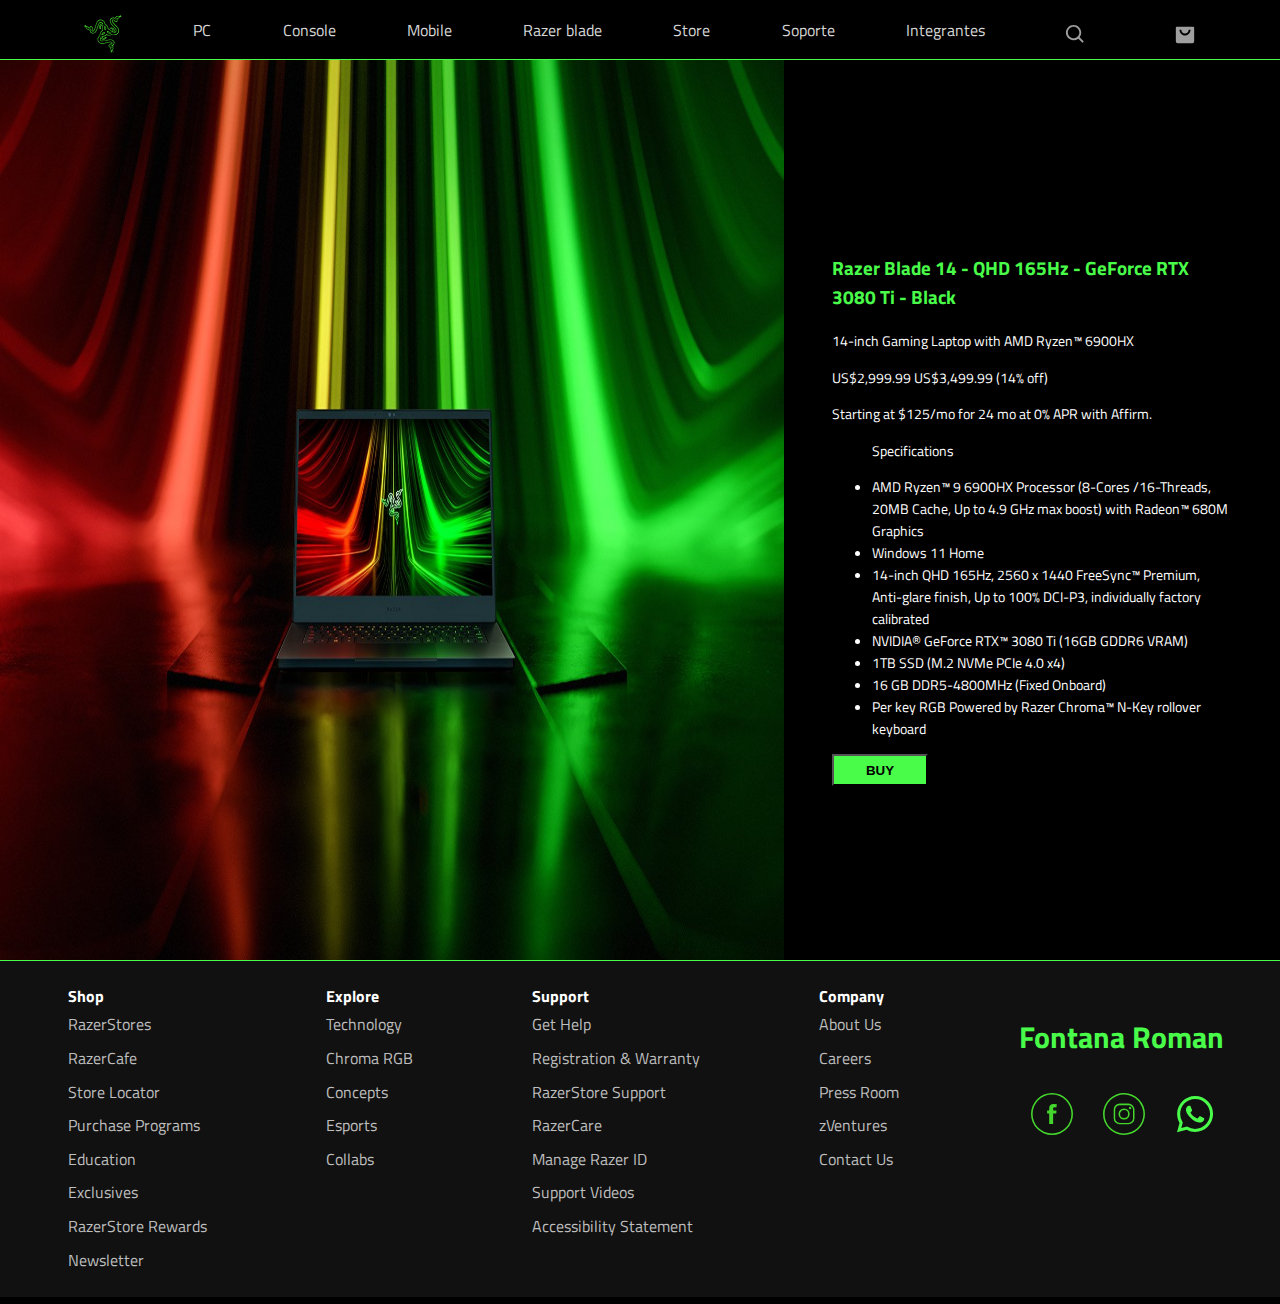
<file: compra.html>
<!DOCTYPE html>
<html lang="en">
<head>
    <meta charset="UTF-8">
    <meta http-equiv="X-UA-Compatible" content="IE=edge">
    <meta name="viewport" content="width=device-width, initial-scale=1.0">
    <link rel="stylesheet" href="styles/styleCompra.css">
    <title>Compra</title>
    <link rel="icon" href="modal/modal.ico">
</head>
<body>
    <!-- menu desplegable -->
    <div class="openResponsive">
        <div class="contentMenu">
            <div class="linea1 "></div>
            <div class="linea2"></div>
            <div class="linea3"></div>
        </div>
        <!-- imagen del menu desplegable -->
        <li class="header__li"><img src="./imagenes/razer-ths-logo.svg" alt="RazerLogo" class="header__li__img__logo"></li>
    </div>
    <!-- header max -->
    <header class="header">
        <nav class="header__nav">
            <ul class="header__ul">
                <li class="header__li"><img src="./imagenes/razer-ths-logo.svg" alt="RazerLogo" class="header__li__img__logo"></li>
                <li class="header__li"><a href="pc.html">PC</a></li>
                <li class="header__li"><a href="console.html">Console</a></li>
                <li class="header__li"><a href="mobile.html">Mobile</a></li>
                <li class="header__li"><a href="index.html">Razer blade</a></li>
                <li class="header__li"><a href="store.html">Store</a></li>
                <li class="header__li"><a href="support.html">Soporte</a></li>
                <li class="header__li"><a href="integrantes.html">Integrantes</a></li>
                <li class="header__li"><img src="./imagenes/busqueda.svg" alt="busqueda" class="header__li__img"></li>
                <li class="header__li"><img src="./imagenes/bolso-carrito.svg" alt="bolsoCompra" class="header__li__img"></li>
            </ul>
        </nav>
    </header>
    <!-- presentacion del producto y especificiones -->
    <section id="contendioCompleto">
        <!-- imagen del producto -->
        <div class="contenidoImg">
            <img src="imagenesCompraNeek/img2.jpg" alt="">
        </div>
        <!-- titulo precio y extra -->
        <div class="contenedorInfo">
            <h3>Razer Blade 14 - QHD 165Hz - GeForce RTX 3080 Ti - Black</h3>
            <p>14-inch Gaming Laptop with AMD Ryzen™ 6900HX </p>
            <p>US$2,999.99 US$3,499.99 (14% off)</p>
            <p>Starting at $125/mo for 24 mo at 0% APR with Affirm.</p>
            <!-- especificaciones -->
            <div class="contedorUl">
                <ul>
                    <p>Specifications</p>
                    <li>AMD Ryzen™ 9 6900HX Processor (8-Cores /16-Threads, 20MB Cache, Up to 4.9 GHz max boost) with Radeon™ 680M Graphics</li>
                    <li>Windows 11 Home</li>
                    <li>14-inch QHD 165Hz, 2560 x 1440
                        FreeSync™ Premium, Anti-glare finish, Up to 100% DCI-P3, individually factory calibrated</li>
                    <li>NVIDIA® GeForce RTX™ 3080 Ti (16GB GDDR6 VRAM)</li>
                    <li>1TB SSD (M.2 NVMe PCIe 4.0 x4)</li>
                    <li>16 GB DDR5-4800MHz (Fixed Onboard)</li>
                    <li>Per key RGB Powered by Razer Chroma™ N-Key rollover keyboard</li>
                </ul>
            </div>
            <a href="descargableCompra/Doc1.docx" download><button>BUY</button></a>
        </div>
    </section>
    <!-- footer -->
    <footer>
        <div class="footer__content">
            <div>Shop</div>
            <a href="">RazerStores</a>
            <a href="">RazerCafe</a>
            <a href="">Store Locator</a>
            <a href="">Purchase Programs</a>
            <a href="">Education</a>
            <a href="">Exclusives</a>
            <a href="">RazerStore Rewards</a>
            <a href="">Newsletter</a>
        </div>
        <div class="footer__content">
            <div>Explore</div>
            <a href="">Technology</a>
            <a href="">Chroma RGB</a>
            <a href="">Concepts</a>
            <a href="">Esports</a>
            <a href="">Collabs</a>
        </div>
        <div class="footer__content">
            <div>Support</div>
            <a href="">Get Help</a>
            <a href="">Registration & Warranty</a>
            <a href="">RazerStore Support</a>
            <a href="">RazerCare</a>
            <a href="">Manage Razer ID</a>
            <a href="">Support Videos</a>
            <a href="">Accessibility Statement</a>
        </div>
        <div class="footer__content">
            <div>Company</div>
            <a href="">About Us</a>
            <a href="">Careers</a>
            <a href="">Press Room</a>
            <a href="">zVentures</a>
            <a href="">Contact Us</a>
        </div>
        <div class="footer__content">
            <h3>Fontana Roman</h3>
            <div class="contentImgRedes">
                <a href="https://www.instagram.com/fontana_ys/"><img src="imagenes/facebook.svg" alt=""></a>
                <a href="https://www.instagram.com/fontana_ys/"><img src="imagenes/instagram.svg" alt=""></a>
                <a href="https://api.whatsapp.com/send?phone=543364186434&text=Hola%2C+quiero+saber+como+seria+para+contratar+tus+servicios+de+desarrollador+web."><img src="imagenes/whap.svg" alt=""></a>
            </div>
        </div>
    </footer>
    <script src="Javascript/scripMenu.js"></script>
</body>
</html>
</file>
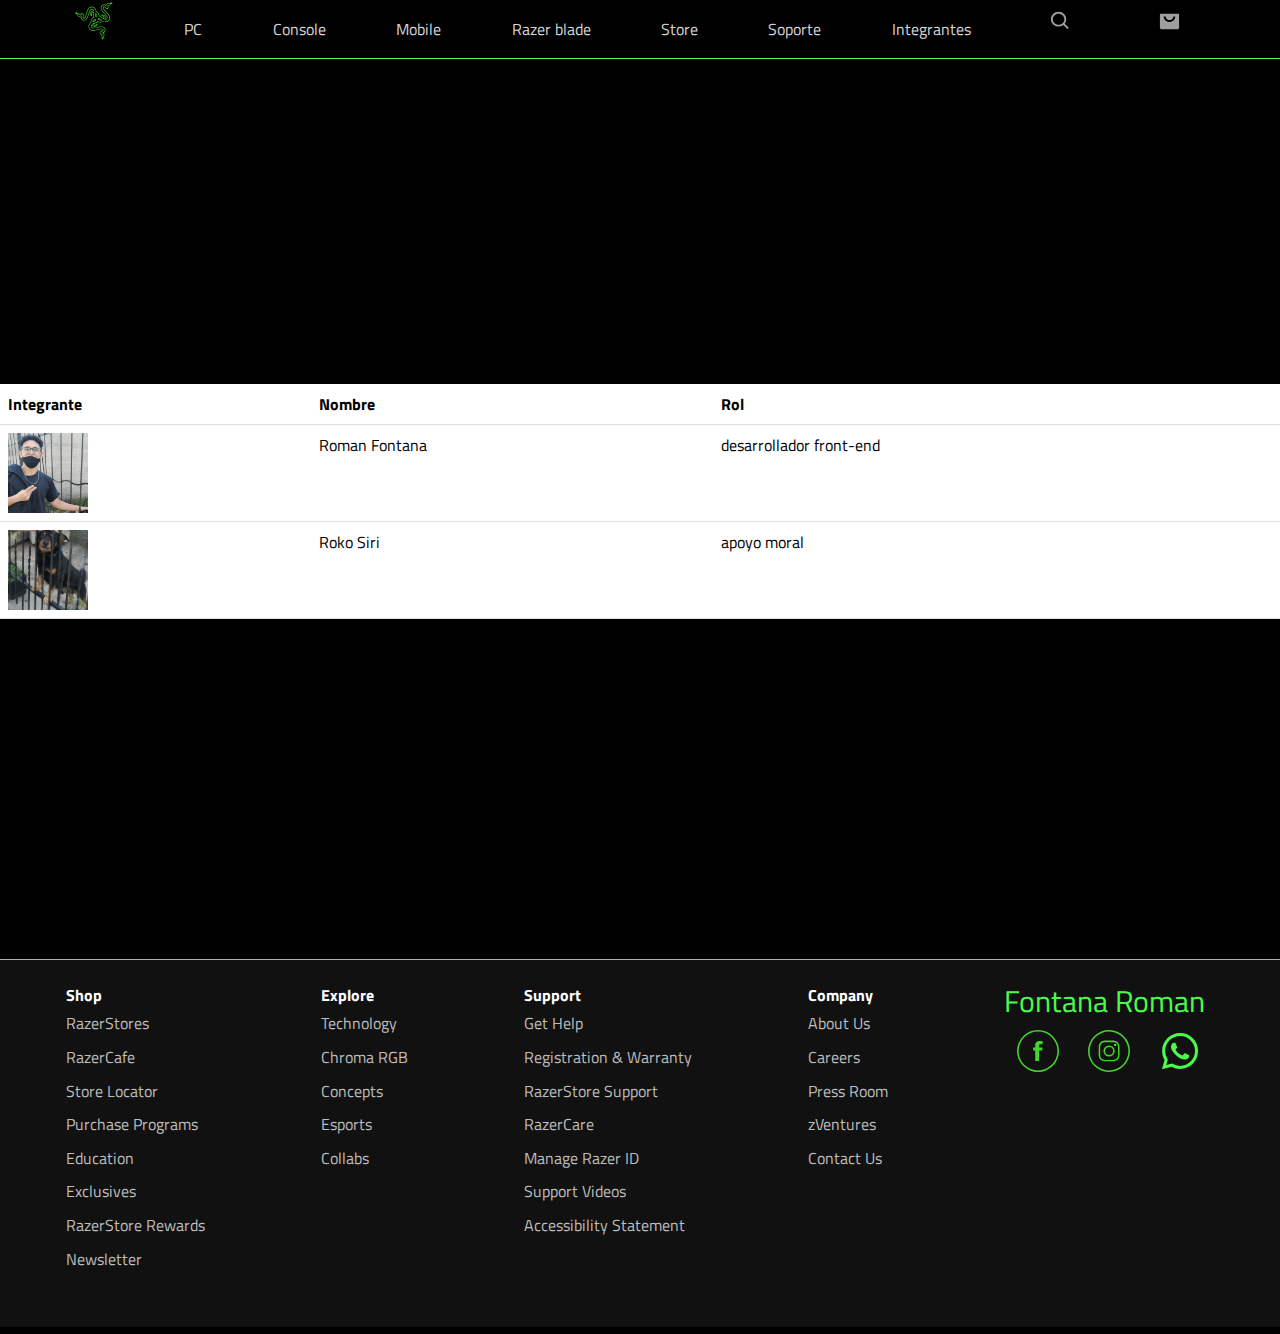
<file: integrantes.html>
<!DOCTYPE html>
<html lang="en">
<head>
    <meta charset="UTF-8">
    <meta http-equiv="X-UA-Compatible" content="IE=edge">
    <meta name="viewport" content="width=device-width, initial-scale=1.0">
    <link rel="stylesheet" href="https://cdn.jsdelivr.net/npm/bootstrap@5.3.0-alpha1/dist/css/bootstrap.min.css">
    <link rel="stylesheet" href="styles/styleIntegrantes.css">
    <title>Integrantes</title>
</head>
<body>
    <div class="openResponsive">
        <div class="contentMenu">
            <div class="linea1 "></div>
            <div class="linea2"></div>
            <div class="linea3"></div>
        </div>
        <li class="header__li"><img src="./imagenes/razer-ths-logo.svg" alt="RazerLogo" class="header__li__img__logo"></li>
    </div>
    <header class="header">
        <nav class="header__nav">
            <ul class="header__ul">
                <li class="header__li"><img src="./imagenes/razer-ths-logo.svg" alt="RazerLogo" class="header__li__img__logo"></li>
                <li class="header__li"><a href="pc.html">PC</a></li>
                <li class="header__li"><a href="console.html">Console</a></li>
                <li class="header__li"><a href="mobile.html">Mobile</a></li>
                <li class="header__li"><a href="index.html">Razer blade</a></li>
                <li class="header__li"><a href="store.html">Store</a></li>
                <li class="header__li"><a href="support.html">Soporte</a></li>
                <li class="header__li"><a href="integrantes.html">Integrantes</a></li>
                <li class="header__li"><img src="./imagenes/busqueda.svg" alt="busqueda" class="header__li__img logoNone"></li>
                <li class="header__li"><img src="./imagenes/bolso-carrito.svg" alt="bolsoCompra" class="header__li__img logoNone"></li>
            </ul>
        </nav>
    </header>

    <div class="contentTable">
        <table class="table">
            <thead>
              <tr>
                <th scope="col">Integrante</th>
                <th scope="col">Nombre</th>
                <th scope="col">Rol</th>
              </tr>
            </thead>
            <tbody>
              <tr>
                <td><img src="imagenes/roko2.jpeg" alt="" class="img-integrantes"></td>
                <td>Roman Fontana</td>
                <td>desarrollador front-end</td>
              </tr>
              <tr>
                <td><img src="imagenes/roko.jpeg" alt="" class="img-integrantes"></td>
                <td>Roko Siri</td>
                <td>apoyo moral</td>
              </tr>
            </tbody>
          </table>
    </div>

    <footer>
        <div class="footer__content">
            <div>Shop</div>
            <a href="">RazerStores</a>
            <a href="">RazerCafe</a>
            <a href="">Store Locator</a>
            <a href="">Purchase Programs</a>
            <a href="">Education</a>
            <a href="">Exclusives</a>
            <a href="">RazerStore Rewards</a>
            <a href="">Newsletter</a>
        </div>
        <div class="footer__content">
            <div>Explore</div>
            <a href="">Technology</a>
            <a href="">Chroma RGB</a>
            <a href="">Concepts</a>
            <a href="">Esports</a>
            <a href="">Collabs</a>
        </div>
        <div class="footer__content">
            <div>Support</div>
            <a href="">Get Help</a>
            <a href="">Registration & Warranty</a>
            <a href="">RazerStore Support</a>
            <a href="">RazerCare</a>
            <a href="">Manage Razer ID</a>
            <a href="">Support Videos</a>
            <a href="">Accessibility Statement</a>
        </div>
        <div class="footer__content">
            <div>Company</div>
            <a href="">About Us</a>
            <a href="">Careers</a>
            <a href="">Press Room</a>
            <a href="">zVentures</a>
            <a href="">Contact Us</a>
        </div>
        <div class="footer__content">
            <h3>Fontana Roman</h3>
            <div class="contentImgRedes">
                <a href="https://www.instagram.com/fontana_ys/"><img src="imagenes/facebook.svg" alt=""></a>
                <a href="https://www.instagram.com/fontana_ys/"><img src="imagenes/instagram.svg" alt=""></a>
                <a href="https://api.whatsapp.com/send?phone=543364186434&text=Hola%2C+quiero+saber+como+seria+para+contratar+tus+servicios+de+desarrollador+web."><img src="imagenes/whap.svg" alt=""></a>
            </div>
        </div>
    </footer>
</section>
<script src="https://cdn.jsdelivr.net/npm/bootstrap@5.3.0-alpha1/dist/js/bootstrap.bundle.min.js"></script>
<script src="Javascript/scripMenu.js"></script>
</body>
</html>
</file>
<file: styles/styleCompra.css>
/* estilos generales */
@import url('https://fonts.googleapis.com/css2?family=Josefin+Sans:wght@300&family=Titillium+Web:wght@200&display=swap');
body{
    width: 100%;
    height: max-content;
    background-color: rgb(0,0,0);
    margin: 0;
    padding: 0;
    font-size: 1rem;
    font-family: 'Titillium Web', sans-serif;
    font-weight: 500;
    color: rgb(214, 214, 214);
    overflow-x: hidden;
}
#first-strike{
    width: 100%;
    height: 100vh;
    position: relative;
}
 /* header */
.header{
    width: 100%;
    height: 3.7rem;
    background-color: rgb(0, 0, 0);
    border-bottom: .1rem solid rgb(74, 252, 74);
}
.header__nav{
    width: 100%;
    height: 100%;
    padding: .5rem;
    display: flex;
    justify-content: center;
    align-items: center;
}
.header__ul{
    width: 100%;
    height: 100%;
    display: flex;
    justify-content: space-around;
    align-items: center;
    margin-right: 3rem;
}
.header__li{
    list-style: none;
}
.header__li a{
    text-decoration: none;
    list-style: none;
    position: relative;
    top: -.5rem;
    color: rgb(214, 214, 214);
}
.header__li img{
    width: 1.4rem;
    height: 1.4rem;
    margin: .5rem;
}
.header__li__img__logo{
    transform: scale(1.7);
}

/* compra */
.openResponsive img{
    display: none;
}
/*
seccion contenidoCompleto, display flex para centrar y alinear la imagen con el precio eh especificaciones 
ademas de centrar lo que se busco con flex es poner los elementos uno al lado del otro.
*/
#contendioCompleto{
    width: 100%;
    height: 100vh;
    display: flex;
    justify-content: center;
    align-items: center;
}
/* contenedor de la imagen del producto al width y height al 100% para que ocupe el 100% de la imagen */
.contenidoImg{
    width: 100%;
    height: 100%;
}
/* imagen del contenedor al width y height al 100% para que ocupe todo su tamaño */
.contenidoImg img{
    height: 100%;
    width: 100%
}

/*
contedor info contiene el titulo, modelo, precio.
paddding para alejar el contenido de su contenedor.
*/
.contenedorInfo{
    padding: 3rem;
    color: white;
    font-size: .9rem;
}
.contenedorInfo h3{
    font-size: 1.2rem;
    color: rgb(74, 252, 74);
}
.contenedorInfo button{
    width: 6rem;
    height: 2rem;
    background-color: rgb(74, 252, 74);
    font-weight: bold;
}
/* contenedorUl contiene el UL y LI asi que le di 25 rem de width para que su ancho sea optimo para su contenido */
.contedorUl{
    width: 25rem;
}

/* footer
displayflex ´para alinear a lo largo y space-around para que el espacio restante sea de separacion uniforme
*/
footer{
    width: 100% ;
    height: 20rem;
    display: flex;
    justify-content: space-around;
    align-items: center;   
    background-color: rgb(17, 17, 17);
    border-top: .1rem solid rgb(74, 252, 74);
    padding: .5rem  ;
}
/* footer__content 
    esa clase se uso en todos los contenedores porque sus estilizaciones van a ser iguales
    flex-stard para que empieze de arriba
    flex-stard para que empieze de la izquierda
    /* flex-direccion colom para que cada elemento se coloque uno debajo del otro */
.footer__content{
    height: 100%;
    display: flex;
    justify-content: flex-start;
    align-items: flex-start;
    flex-direction: column;
    margin-top: 1.8rem;
    color: rgb(190, 190, 190);
}
.footer__content div{
    color: white;
    font-weight: bold;
}
/* estilizacion de los links (son representativos) */
.footer__content a{
    margin-top: .3rem;
    margin-bottom: .3rem;
    text-decoration: none;
    color: rgb(190, 190, 190);
}
/* este footer__content es el nombre mio y las redes sociales */
.footer__content h3{
    font-size: 1.9rem;
    color: rgb(74, 252, 74);
}
/* tamaño de los iconos de las redes */
.contentImgRedes img{
    height: 3rem;
    width: 3rem;
    margin: 0 .6rem ;
}


/* response  */
/* en la version response los mayores cambios son el alto de los contenedores
para darle un max-content para que ocupen segun el contenido 
y se cambian algunos flex-direccion para estar uno abajo del otro.
*/

@media (max-width: 600px){
    
    #first-strike{
        height: max-content;
    }
    .header{
        width: 100%;
        height: 80vh;
        background-color: rgb(13, 13, 13);
        position: relative;
        left: -100%;
        display: none;
    }
    .response{
        position: relative;
        left: 0;
        display: block;
    }
    .header__ul{
        width: 100%;
        height: 100%;
        display: flex;
        justify-content: space-around;
        align-items: center;
        flex-direction: column;
        margin-right: 3rem;
    }
    .header__li{
        list-style: none;
    }
    #contendioCompleto{
        width: 100%;
        height: max-content;
        display: flex;
        justify-content: center;
        align-items: center;
        flex-direction: column;
    }
    footer{
        width: 100% ;
        height: 250vh;
        display: flex;
        justify-content: space-around;
        flex-direction: column;
        align-items: center;   
        background-color: rgb(17, 17, 17);
        border-top: .1rem solid rgb(74, 252, 74);
        padding: .5rem  ;
    }
    .footer__content{
        width: 100%;
        height: 100%;
        display: flex;
        justify-content: flex-start;
        align-items: flex-start;
        flex-direction: column;
        margin-top: 1.8rem;
        color: rgb(190, 190, 190);
    }
    .openResponsive{
        width: 100%;
        height: 4rem;
        display: flex;
        justify-content: space-around;
        align-items: center;
    }
    .contentMenu{
        display: flex;
        justify-content: center;
        align-items: center;
        flex-direction: column;
    }
    .linea1{
        width: 2rem;
        height: .1rem;
        background-color: white;
        margin-bottom: .6rem;
    }
    .linea2{
        width: 2rem;
        height: .1rem;
        background-color: white;
        margin-bottom: .3rem;
    }
    .linea3{
        width: 2rem;
        height: .1rem;
        background-color: white;
        margin-top: .3rem;
    }
    }
</file>
<file: styles/styleIntegrantes.css>
@import url('https://fonts.googleapis.com/css2?family=Josefin+Sans:wght@300&family=Titillium+Web:wght@200&display=swap');
body{
    width: 100%;
    height: max-content;
    background-color: rgb(0,0,0);
    margin: 0;
    padding: 0;
    font-size: 1rem;
    font-family: 'Titillium Web', sans-serif;
    font-weight: 500;
    color: rgb(146, 146, 146);
    overflow-x: hidden;
}

.header{
    width: 100%;
    height: 3.7rem;
    background-color: rgb(0, 0, 0);
    border-bottom: .1rem solid rgb(74, 252, 74);
}
.header__nav{
    width: 100%;
    height: 100%;
    padding: .5rem;
    display: flex;
    justify-content: center;
    align-items: center;
}
.header__ul{
    width: 100%;
    height: 100%;
    display: flex;
    justify-content: space-around;
    align-items: center;
    margin-right: 3rem;
}
.header__li{
    list-style: none;
}
.header__li a{
    text-decoration: none;
    list-style: none;
    position: relative;
    top: .5rem;
    color: rgb(214, 214, 214);
}
.header__li img{
    width: 1.4rem;
    height: 1.4rem;
    margin: .5rem;
}
.header__li__img__logo{
    transform: scale(1.7);
}
.openResponsive img{
    display: none;
}

.contentTable{
    display: flex;
    justify-content: center;
    align-items: center;
    width: 100%;
    height: 100vh;
}
.table{
    color: white;
}
.img-integrantes{
    width: 5rem;
    height: 5rem;
}

footer{
    width: 100% ;
    height: 23rem;
    display: flex;
    justify-content: space-around;
    align-items: center;   
    background-color: rgb(17, 17, 17);
    border-top: .1rem solid rgb(74, 252, 74);
    padding: .5rem  ;
}
.footer__content{
    height: 100%;
    display: flex;
    justify-content: flex-start;
    align-items: flex-start;
    flex-direction: column;
    margin-top: 1.8rem;
    color: rgb(190, 190, 190);
}
.footer__content div{
    color: white;
    font-weight: bold;
}
.footer__content a{
    margin-top: .3rem;
    margin-bottom: .3rem;
    text-decoration: none;
    color: rgb(190, 190, 190);
}
.footer__content h3{
    font-size: 1.9rem;
    color: rgb(74, 252, 74);
}
.contentImgRedes img{
    height: 3rem;
    width: 3rem;
    margin: 0 .6rem ;
}

.openResponsive img{
    display: none;
}


@media (max-width: 600px){
    
    #first-strike{
        height: max-content;
    }
    .header{
        width: 100%;
        height: 80vh;
        background-color: rgb(13, 13, 13);
        position: relative;
        left: -100%;
        display: none;
    }
    .response{
        position: relative;
        left: 0;
        display: block;
    }
    .header__ul{
        width: 100%;
        height: 100%;
        display: flex;
        justify-content: space-around;
        align-items: center;
        flex-direction: column;
        margin-right: 3rem;
    }
    .header__li{
        list-style: none;
    }
    #contendioCompleto{
        width: 100%;
        height: max-content;
        display: flex;
        justify-content: center;
        align-items: center;
        flex-direction: column;
    }
    footer{
        width: 100% ;
        height: 250vh;
        display: flex;
        justify-content: space-around;
        flex-direction: column;
        align-items: center;   
        background-color: rgb(17, 17, 17);
        border-top: .1rem solid rgb(74, 252, 74);
        padding: .5rem  ;
    }
    .footer__content{
        width: 100%;
        height: 100%;
        display: flex;
        justify-content: flex-start;
        align-items: flex-start;
        flex-direction: column;
        margin-top: 1.8rem;
        color: rgb(190, 190, 190);
    }
    .openResponsive{
        width: 100%;
        height: 4rem;
        display: flex;
        justify-content: space-around;
        align-items: center;
    }
    .contentMenu{
        display: flex;
        justify-content: center;
        align-items: center;
        flex-direction: column;
    }
    .linea1{
        width: 2rem;
        height: .1rem;
        background-color: white;
        margin-bottom: .6rem;
    }
    .linea2{
        width: 2rem;
        height: .1rem;
        background-color: white;
        margin-bottom: .3rem;
    }
    .linea3{
        width: 2rem;
        height: .1rem;
        background-color: white;
        margin-top: .3rem;
    }
    }
</file>
